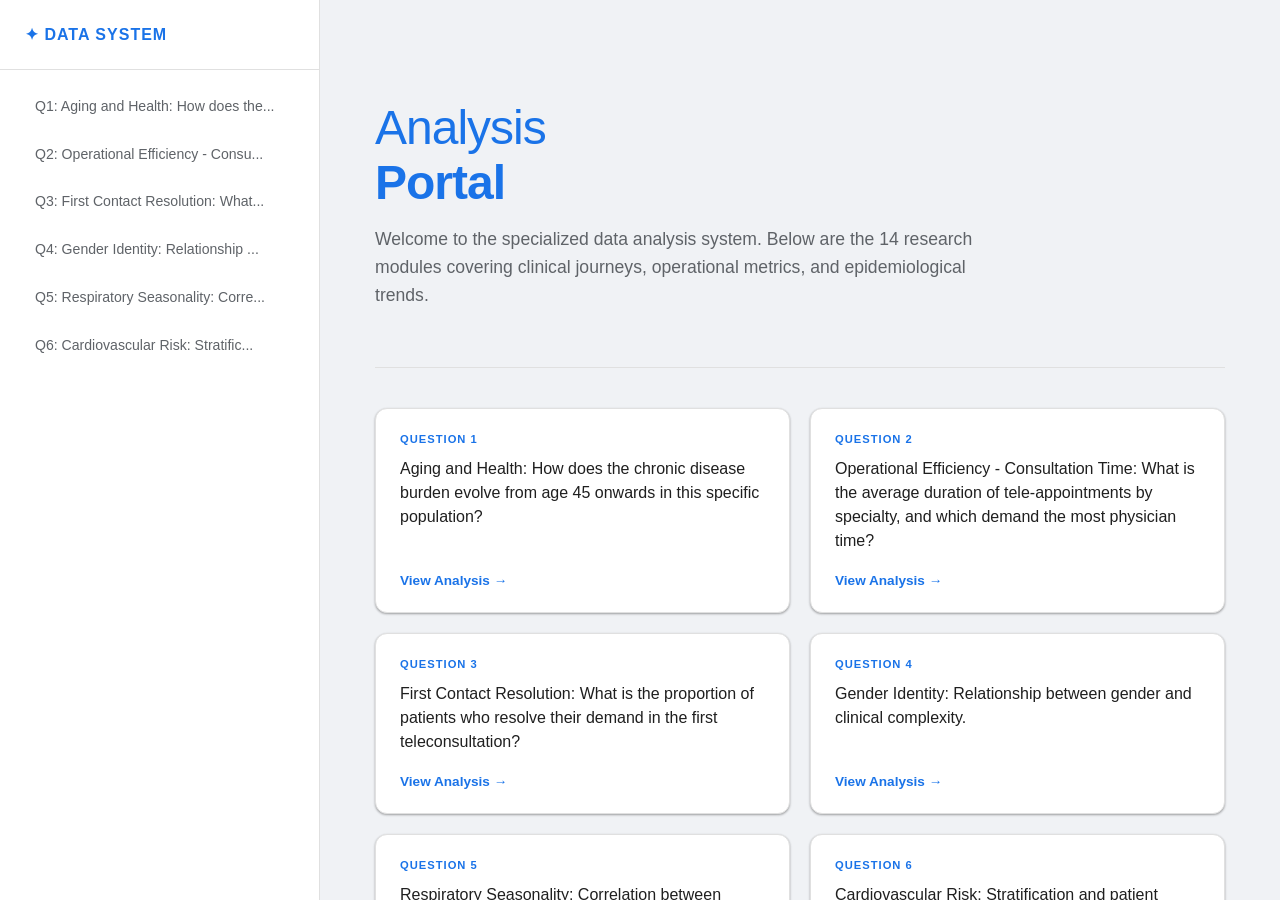
<file: index.html>
<!DOCTYPE html>
<html lang="en">
<head>
    <meta charset="UTF-8">
    <meta name="viewport" content="width=device-width, initial-scale=1.0">
    <title>Data Analysis Portal | Home</title>
    <link rel="stylesheet" href="style.css">
    <style>
        /* Specific Home Page Enhancements */
        .hero {
            padding: 60px 0 40px 0;
            border-bottom: 1px solid var(--border);
            margin-bottom: 40px;
        }
        .hero h1 {
            font-size: 3rem;
            font-weight: 300;
            color: var(--accent);
            margin: 0;
            letter-spacing: -1px;
        }
        .hero p {
            font-size: 1.1rem;
            color: var(--text-secondary);
            max-width: 600px;
            line-height: 1.6;
            margin-top: 15px;
        }
        
        /* The 15-Question Grid */
        .question-grid {
            display: grid;
            grid-template-columns: repeat(auto-fill, minmax(280px, 1fr));
            gap: 20px;
            padding-bottom: 60px;
        }
        
        .module-card {
            background: var(--bg-card);
            border: 1px solid var(--border);
            border-radius: 12px;
            padding: 24px;
            text-decoration: none;
            color: inherit;
            display: flex;
            flex-direction: column;
            transition: transform 0.2s, box-shadow 0.2s, border-color 0.2s;
            box-shadow: var(--shadow);
        }
        
        .module-card:hover {
            transform: translateY(-4px);
            box-shadow: 0 8px 24px rgba(0,0,0,0.1);
            border-color: var(--accent);
        }
        
        .module-number {
            font-size: 0.7rem;
            font-weight: 700;
            color: var(--accent);
            text-transform: uppercase;
            letter-spacing: 1px;
            margin-bottom: 12px;
        }
        
        .module-title {
            font-size: 1rem;
            font-weight: 500;
            line-height: 1.5;
            color: var(--text-primary);
            margin: 0;
            flex-grow: 1;
        }
        
        .module-footer {
            margin-top: 20px;
            font-size: 0.85rem;
            font-weight: 600;
            color: var(--accent);
            display: flex;
            align-items: center;
        }
    </style>
</head>
<body>

    <aside class="sidebar">
        <div class="sidebar-header">
            <span style="font-weight: 700; color: var(--accent); letter-spacing: 1px;">✦ DATA SYSTEM</span>
        </div>
        <nav class="nav-list" id="side-nav">
            </nav>
    </aside>

    <main class="main">
        <div class="container">
            
            <header class="hero">
                <h1>Analysis <br><strong>Portal</strong></h1>
                <p>
                    Welcome to the specialized data analysis system. Below are the 14 research modules 
                    covering clinical journeys, operational metrics, and epidemiological trends.
                </p>
            </header>

            <section class="question-grid" id="question-grid">
                </section>

        </div>
    </main>

    <script>
        async function loadDashboard() {
            try {
                const response = await fetch('data/questions.json');
                const data = await response.json();
                
                const grid = document.getElementById('question-grid');
                const nav = document.getElementById('side-nav');

                data.forEach(q => {
                    const url = `question.html?id=${q.id}`;
                    
                    // 1. Add to Sidebar
                    nav.innerHTML += `
                        <a href="${url}" class="nav-item">
                            Q${q.id}: ${q.question.substring(0, 30)}...
                        </a>
                    `;

                    // 2. Add to Grid
                    grid.innerHTML += `
                        <a href="${url}" class="module-card">
                            <div class="module-number">Question ${q.id}</div>
                            <h3 class="module-title">${q.question}</h3>
                            <div class="module-footer">View Analysis →</div>
                        </a>
                    `;
                });
            } catch (err) {
                console.error("Failed to load questions:", err);
                document.getElementById('question-grid').innerHTML = `
                    <p style="color:red;">Error loading data. Ensure data/questions.json exists.</p>
                `;
            }
        }

        loadDashboard();
    </script>
</body>
</html>
</file>
<file: style.css>
:root {
    --bg-main: #f0f2f5;
    --bg-sidebar: #ffffff;
    --bg-card: #ffffff;
    --accent: #1a73e8;
    --text-primary: #1f1f1f;
    --text-secondary: #5f6368;
    --border: #e0e0e0;
    --code-bg: #f8f9fa;
    --shadow: 0 1px 3px rgba(0,0,0,0.12), 0 1px 2px rgba(0,0,0,0.24);
}

* { box-sizing: border-box; }

body {
    font-family: 'Segoe UI', Roboto, Helvetica, Arial, sans-serif;
    background: var(--bg-main);
    color: var(--text-primary);
    margin: 0; 
    display: flex; 
    height: 100vh;
}

/* Sidebar: Desktop */
.sidebar { 
    width: 320px; 
    background: var(--bg-sidebar); 
    border-right: 1px solid var(--border); 
    display: flex; 
    flex-direction: column; 
    flex-shrink: 0;
}
.sidebar-header { padding: 25px; border-bottom: 1px solid var(--border); }
.nav-list { flex: 1; overflow-y: auto; padding: 15px; }
.nav-item { 
    display: block; padding: 12px 20px; color: var(--text-secondary); 
    text-decoration: none; border-radius: 8px; font-size: 0.88rem; margin-bottom: 4px;
    line-height: 1.4; transition: all 0.2s;
}
.nav-item:hover { background: #f1f3f4; color: var(--text-primary); }
.nav-item.active { background: #e8f0fe; color: var(--accent); font-weight: 500; box-shadow: inset 4px 0 0 var(--accent); }

/* Main Area: Desktop */
.main { flex: 1; overflow-y: auto; padding: 40px 20px; }
.container { max-width: 850px; margin: 0 auto; }

/* Cards & Grid */
.card { background: var(--bg-card); border-radius: 12px; padding: 32px; margin-bottom: 24px; box-shadow: var(--shadow); border: 1px solid var(--border); }
.section-label { color: var(--accent); font-size: 0.7rem; font-weight: 700; text-transform: uppercase; letter-spacing: 1px; margin-bottom: 12px; display: block; }
h1 { font-size: 2.5rem; font-weight: 300; margin: 0; color: var(--accent); }
h2 { font-size: 1.75rem; font-weight: 400; margin: 0 0 10px 0; }

.question-grid { display: grid; grid-template-columns: repeat(auto-fill, minmax(280px, 1fr)); gap: 20px; margin-top: 40px; }
.module-card { background: #fff; border: 1px solid var(--border); border-radius: 12px; padding: 24px; text-decoration: none; color: inherit; display: flex; flex-direction: column; transition: transform 0.2s, box-shadow 0.2s; box-shadow: var(--shadow); }
.module-card:hover { transform: translateY(-4px); box-shadow: 0 8px 24px rgba(0,0,0,0.1); border-color: var(--accent); }

/* Expansion Sections (Prompt & Code) */
.expand-wrapper { position: relative; background: #f8f9fa; border: 1px solid #e0e0e0; border-radius: 8px; overflow: hidden; }
.expand-content { padding: 20px; max-height: 120px; overflow: hidden; transition: max-height 0.5s ease; }
.expand-content.expanded { max-height: none; }
.show-more-bar { width: 100%; border: none; background: #fff; border-top: 1px solid #e0e0e0; padding: 12px; color: #1a73e8; cursor: pointer; font-weight: 600; font-family: inherit; }
#q-prompt { color: #5f6368; line-height: 1.6; margin: 0; font-size: 0.95rem; white-space: pre-wrap; }
pre[class*="language-"] { margin: 0; background: transparent; padding: 0; }

/* Gallery */
.image-gallery { display: flex; flex-direction: column; gap: 24px; margin-top: 20px; }
.analysis-img { width: 100%; height: auto; border-radius: 8px; border: 1px solid var(--border); box-shadow: 0 1px 3px rgba(0,0,0,0.1); }

/* =============================================
   MOBILE OVERRIDES (Break Point: 768px)
   ============================================= */
@media (max-width: 768px) {
    body { flex-direction: column; }

    /* Convert Sidebar to Top Horizontal Nav */
    .sidebar { 
        width: 100%; 
        height: auto; 
        max-height: 180px; 
        border-right: none; 
        border-bottom: 1px solid var(--border); 
    }
    .sidebar-header { padding: 15px; text-align: center; }
    
    /* Make the 15 questions scroll horizontally for mobile efficiency */
    .nav-list { 
        display: flex; 
        flex-direction: row; 
        overflow-x: auto; 
        padding: 10px; 
        gap: 10px;
        -webkit-overflow-scrolling: touch; 
    }
    .nav-item { 
        flex-shrink: 0; 
        white-space: nowrap; 
        margin-bottom: 0; 
        padding: 8px 15px; 
        font-size: 0.8rem;
    }
    .nav-item.active { box-shadow: inset 0 -4px 0 var(--accent); }

    /* Adjust Content Spacing */
    .main { padding: 20px 15px; }
    h1 { font-size: 1.8rem; }
    h2 { font-size: 1.4rem; }
    .card { padding: 20px; }

    /* Adjust Hero Section for Home Page */
    header[style*="padding-bottom:40px"] { padding-bottom: 20px !important; }

    /* Grid becomes single column */
    .question-grid { grid-template-columns: 1fr; gap: 15px; }
}
</file>
